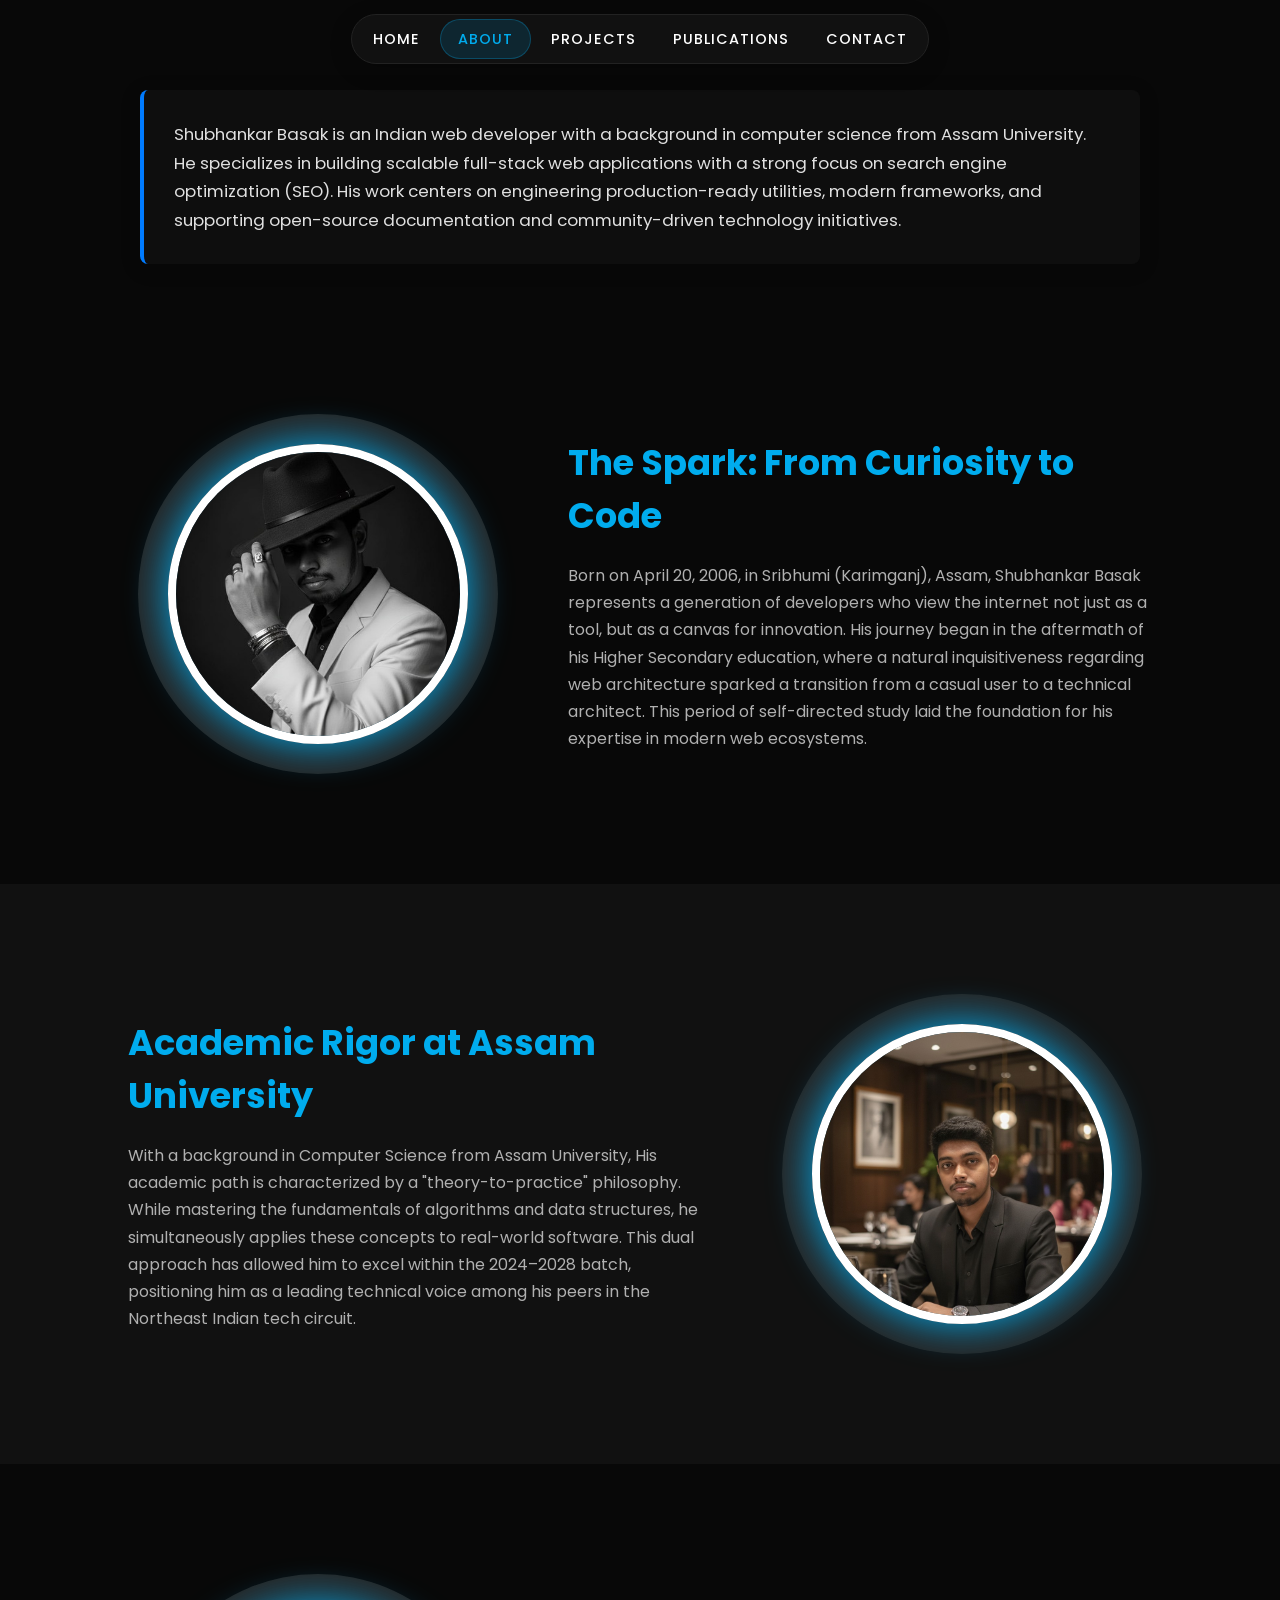
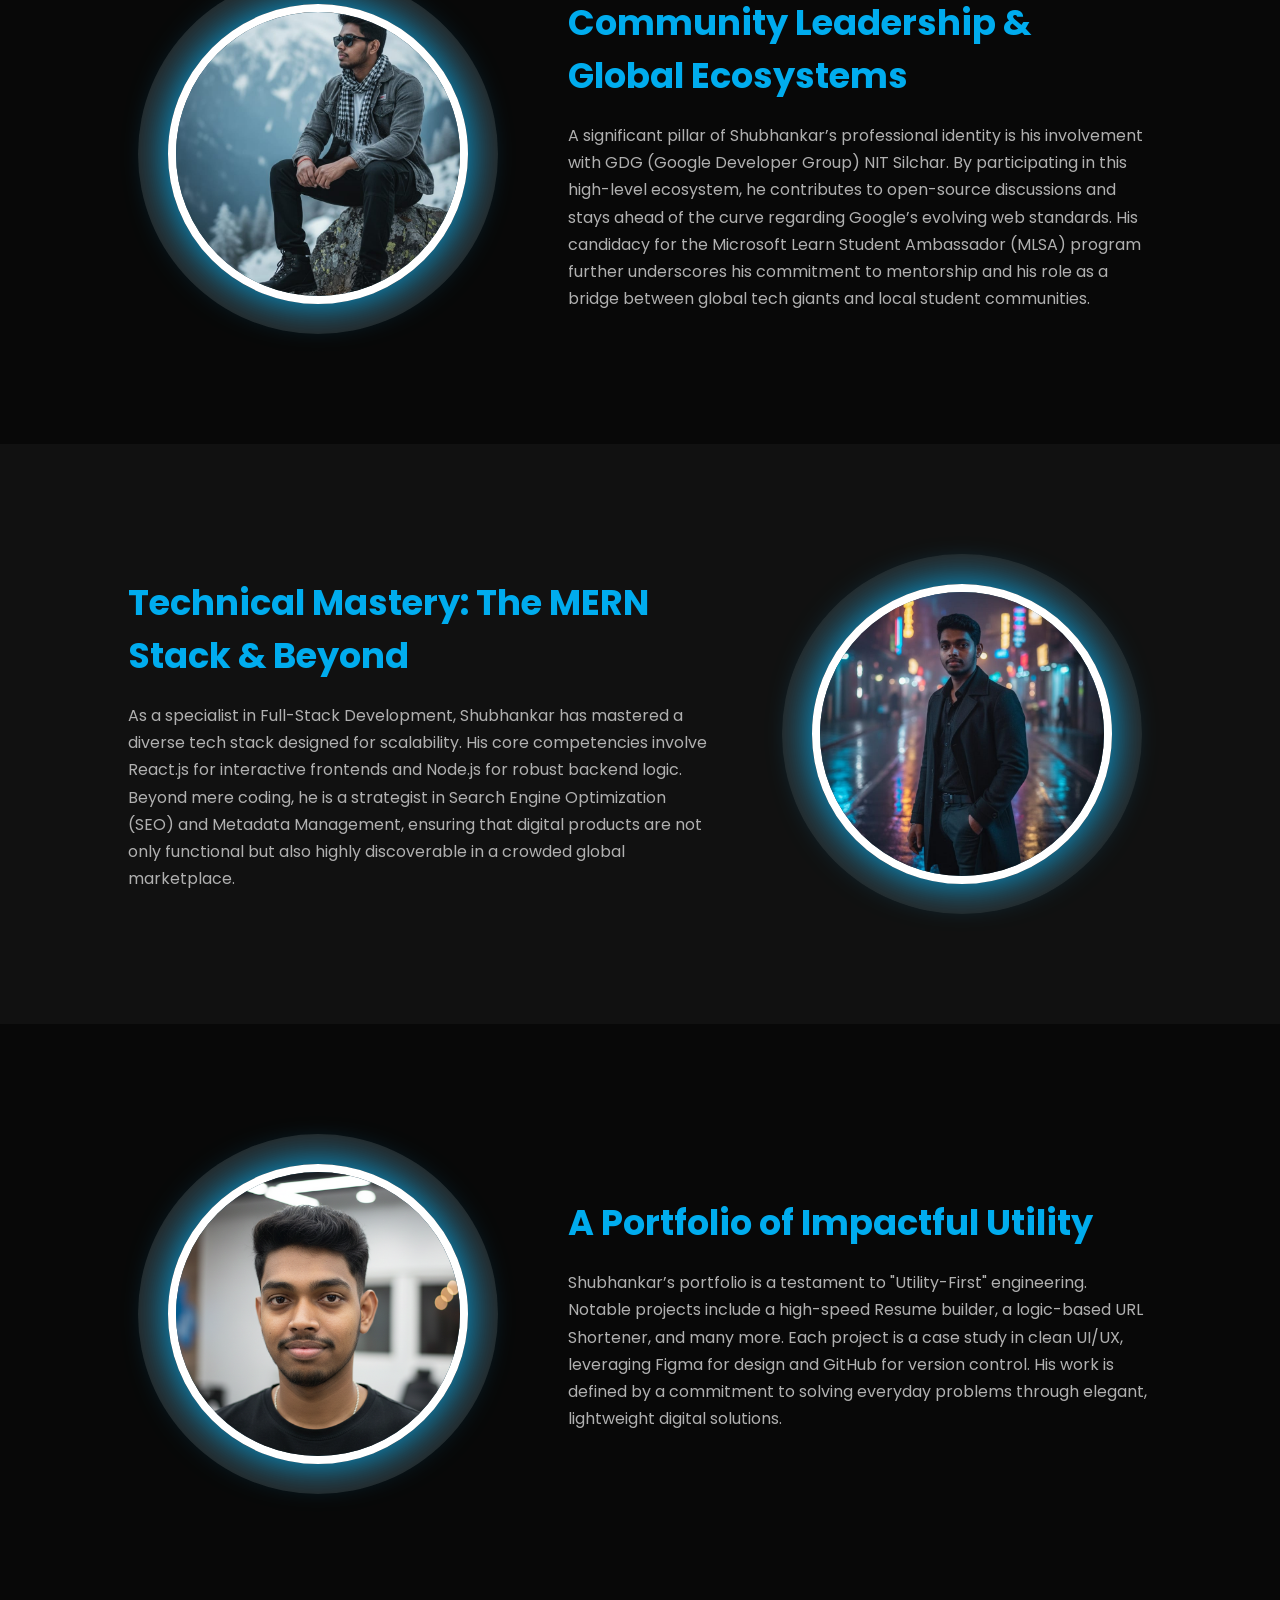
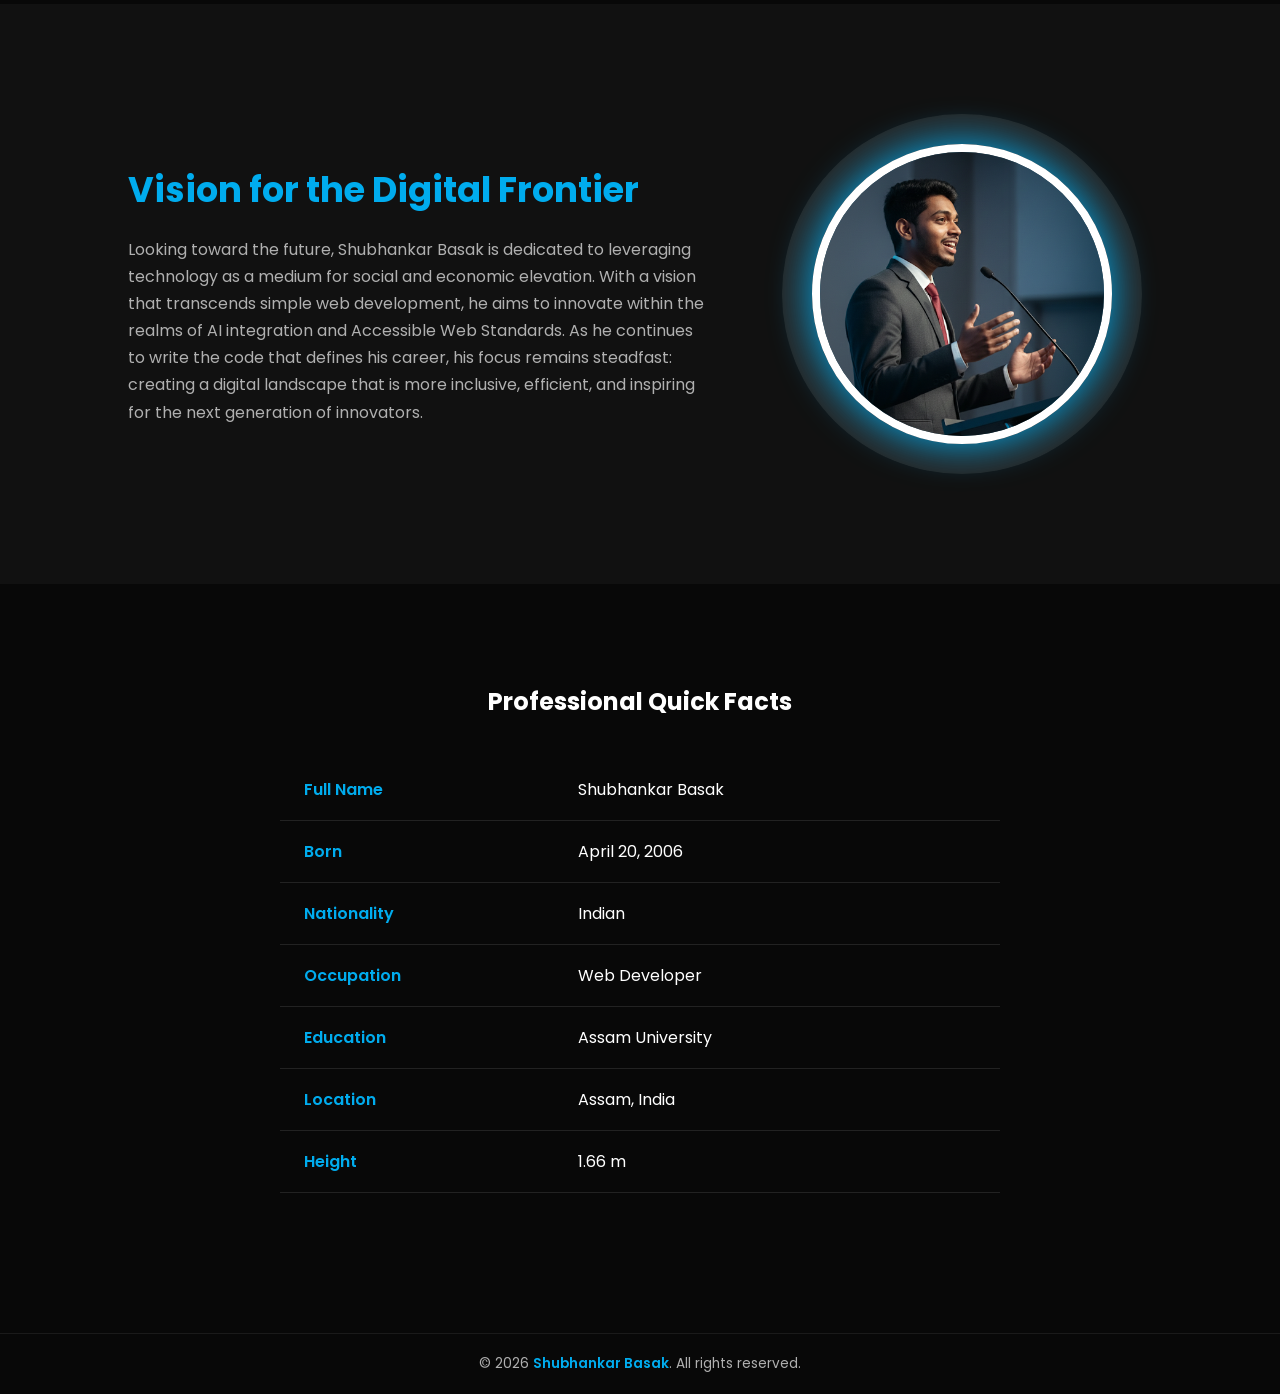
<file: about/index.html>
<!DOCTYPE html>
<html lang="en">
<head>
    <meta charset="UTF-8">
    <meta name="viewport" content="width=device-width, initial-scale=1.0">
    <title>About Shubhankar Basak | Web Developer from Assam</title>
    <meta name="description" content="Learn more about Shubhankar Basak, a web developer with a background in computer science from Assam University. Specializing in building scalable full-stack web applications, and SEO-friendly web solutions.">
    
    <link rel="canonical" href="https://shubhankar-basak.github.io/about/">

    <meta name="robots" content="index, follow">
    
    <link rel="icon" href="/favicon.png" type="image/png">
    <link rel="apple-touch-icon" href="/favicon.png">
    
    <meta property="og:title" content="About Shubhankar Basak - Web Developer from Assam">
    <meta property="og:description" content="Detailed profile of Shubhankar Basak: education at Assam University, projects, open-source work, and vision for inclusive tech in Northeast India.">
    <meta property="og:image" content="https://shubhankar-basak.github.io/Images/Shubhankar-Basak-as-Web-Developer.jpg">
    <meta property="og:url" content="https://shubhankar-basak.github.io/about/">
    <meta property="og:type" content="profile">
    <meta property="og:site_name" content="Shubhankar Basak Portfolio">

    <meta name="twitter:card" content="summary_large_image">
    <meta name="twitter:title" content="About Shubhankar Basak">
    <meta name="twitter:description" content="Web developer, CS student at Assam University, open-source contributor. Based in Assam.">
    <meta name="twitter:image" content="https://shubhankar-basak.github.io/Images/Shubhankar-Basak-as-Web-Developer.jpg">

    <link rel="preconnect" href="https://fonts.googleapis.com">
    <link rel="preconnect" href="https://fonts.gstatic.com" crossorigin>
    <link href="https://fonts.googleapis.com/css2?family=Poppins:wght@300;400;500;600;700&display=swap" rel="stylesheet">

    <link rel="stylesheet" href="https://cdnjs.cloudflare.com/ajax/libs/font-awesome/6.5.1/css/all.min.css">

    <link rel="stylesheet" href="about-style.css">
</head>
<body>

    <div class="bg-accent"></div>

    <!-- =========================================================
         HEADER
         SAME STRUCTURE AS PROJECTS PAGE
    ========================================================== -->

    <nav>

        <ul class="nav-links">

            <li><a href="../">Home</a></li>
            <li><a href="/about/" class="active">About</a></li>
            <li><a href="/projects/">Projects</a></li>
            <li><a href="/publications/">Publications</a></li>
            <li><a href="/contact/">Contact</a></li>

            <div class="mobile-social">

                <a href="https://github.com/Shubhankar-Basak" target="_blank">
                    <i class="fab fa-github"></i>
                </a>

                <a href="https://www.linkedin.com/in/shubhankar-basak" target="_blank">
                    <i class="fab fa-linkedin"></i>
                </a>

                <a href="https://x.com/shubhankrbasak" target="_blank">
                    <i class="fab fa-x-twitter"></i>
                </a>

            </div>

        </ul>

        <div
            class="menu-toggle"
            id="mobile-menu"
            aria-label="Open menu"
            role="button"
            tabindex="0"
        >
            <span class="bar"></span>
            <span class="bar"></span>
        </div>

    </nav>

    <!-- About Section -->
    <section id="about" style="padding-top: 50px;">
        
        <!-- VISIBLE OVERVIEW BOX DESIGNED FOR CRAWLERS AND READERS -->
        <div class="profile-overview-card">
            <p>Shubhankar Basak is an Indian web developer with a background in computer science from Assam University. He specializes in building scalable full-stack web applications with a strong focus on search engine optimization (SEO). His work centers on engineering production-ready utilities, modern frameworks, and supporting open-source documentation and community-driven technology initiatives.</p>
        </div>
        
        <!-- About - 6 sections + facts (same as before) -->
        <div class="about-row">
            <div class="profile-container">
                <div class="shape-bg"></div>
                <div class="image-ring">
                    <img src="../Images/Shubhankar-Basak-at-university.jpg" alt="Shubhankar Basak at University">
                </div>
            </div>
            <div class="text-box">
                <h2>The Spark: From Curiosity to Code</h2>
                <p>Born on April 20, 2006, in Sribhumi (Karimganj), Assam, Shubhankar Basak represents a generation of developers who view the internet not just as a tool, but as a canvas for innovation. His journey began in the aftermath of his Higher Secondary education, where a natural inquisitiveness regarding web architecture sparked a transition from a casual user to a technical architect. This period of self-directed study laid the foundation for his expertise in modern web ecosystems.</p>
            </div>
        </div>

        <div class="about-row reverse">
            <div class="profile-container">
                <div class="shape-bg"></div>
                <div class="image-ring">
                    <img src="../Images/Shubhankar-Basak-as-Web-Developer.jpg" alt="Shubhankar Basak as an Web Developer">
                </div>
            </div>
            <div class="text-box">
                <h2>Academic Rigor at Assam University</h2>
                <p>With a background in Computer Science from Assam University, His academic path is characterized by a "theory-to-practice" philosophy. While mastering the fundamentals of algorithms and data structures, he simultaneously applies these concepts to real-world software. This dual approach has allowed him to excel within the 2024–2028 batch, positioning him as a leading technical voice among his peers in the Northeast Indian tech circuit.</p>
            </div>
        </div>

        <div class="about-row">
            <div class="profile-container">
                <div class="shape-bg"></div>
                <div class="image-ring">
                    <img src="../Images/Shubhankar-Basak-at-snow.jpeg" alt="Shubhankar Basak at snow Mountain">
                </div>
            </div>
            <div class="text-box">
                <h2>Community Leadership & Global Ecosystems</h2>
                <p>A significant pillar of Shubhankar’s professional identity is his involvement with GDG (Google Developer Group) NIT Silchar. By participating in this high-level ecosystem, he contributes to open-source discussions and stays ahead of the curve regarding Google’s evolving web standards. His candidacy for the Microsoft Learn Student Ambassador (MLSA) program further underscores his commitment to mentorship and his role as a bridge between global tech giants and local student communities.</p>
            </div>
        </div>

        <div class="about-row reverse">
            <div class="profile-container">
                <div class="shape-bg"></div>
                <div class="image-ring">
                    <img src="../Images/Shubhankar-Basak-in-portrait.jpeg" alt="Shubhankar Basak Tech Portrait">
                </div>
            </div>
            <div class="text-box">
                <h2>Technical Mastery: The MERN Stack & Beyond</h2>
                <p>As a specialist in Full-Stack Development, Shubhankar has mastered a diverse tech stack designed for scalability. His core competencies involve React.js for interactive frontends and Node.js for robust backend logic. Beyond mere coding, he is a strategist in Search Engine Optimization (SEO) and Metadata Management, ensuring that digital products are not only functional but also highly discoverable in a crowded global marketplace.</p>
            </div>
        </div>

        <div class="about-row">
            <div class="profile-container">
                <div class="shape-bg"></div>
                <div class="image-ring">
                    <img src="../Images/Shubhankar-Basak-at-public.png" alt="Shubhankar Basak at public">
                </div>
            </div>
            <div class="text-box">
                <h2>A Portfolio of Impactful Utility</h2>
                <p>Shubhankar’s portfolio is a testament to "Utility-First" engineering. Notable projects include a high-speed Resume builder, a logic-based URL Shortener, and many more. Each project is a case study in clean UI/UX, leveraging Figma for design and GitHub for version control. His work is defined by a commitment to solving everyday problems through elegant, lightweight digital solutions.</p>
            </div>
        </div>

        <div class="about-row reverse">
            <div class="profile-container">
                <div class="shape-bg"></div>
                <div class="image-ring">
                    <img src="../Images/Shubhankar-Basak-on-stage.png" alt="Shubhankar Basak on stage">
                </div>
            </div>
            <div class="text-box">
                <h2>Vision for the Digital Frontier</h2>
                <p>Looking toward the future, Shubhankar Basak is dedicated to leveraging technology as a medium for social and economic elevation. With a vision that transcends simple web development, he aims to innovate within the realms of AI integration and Accessible Web Standards. As he continues to write the code that defines his career, his focus remains steadfast: creating a digital landscape that is more inclusive, efficient, and inspiring for the next generation of innovators.</p>
            </div>
        </div>

        <div class="facts-section">
            <h2>Professional Quick Facts</h2>
            <table class="bio-table">
                <tr><td>Full Name</td><td>Shubhankar Basak</td></tr>
                <tr><td>Born</td><td>April 20, 2006</td></tr>
                <tr><td>Nationality</td><td>Indian</td></tr>
                <tr><td>Occupation</td><td>Web Developer</td></tr>
                <tr><td>Education</td><td>Assam University</td></tr>
                <tr><td>Location</td><td>Assam, India</td></tr>
                <tr><td>Height</td><td>1.66 m</td></tr>
            </table>
        </div>
    </section>

    <footer style="padding: 20px 10%; border-top: 1px solid #1a1a1a; text-align: center;">
        <div style="display: flex; justify-content: center; align-items: center;">
            <div style="color: var(--text-gray); font-size: 0.85rem;">
                <p>&copy; 2026 <a href="https://shubhankar-basak.github.io/" style="color: var(--primary-blue); font-weight: 600; text-decoration: none;">Shubhankar Basak</a>. All rights reserved.</p>
            </div>
        </div>
    </footer>

    <script src="about-script.js"></script>
</body>
</html>
</file>
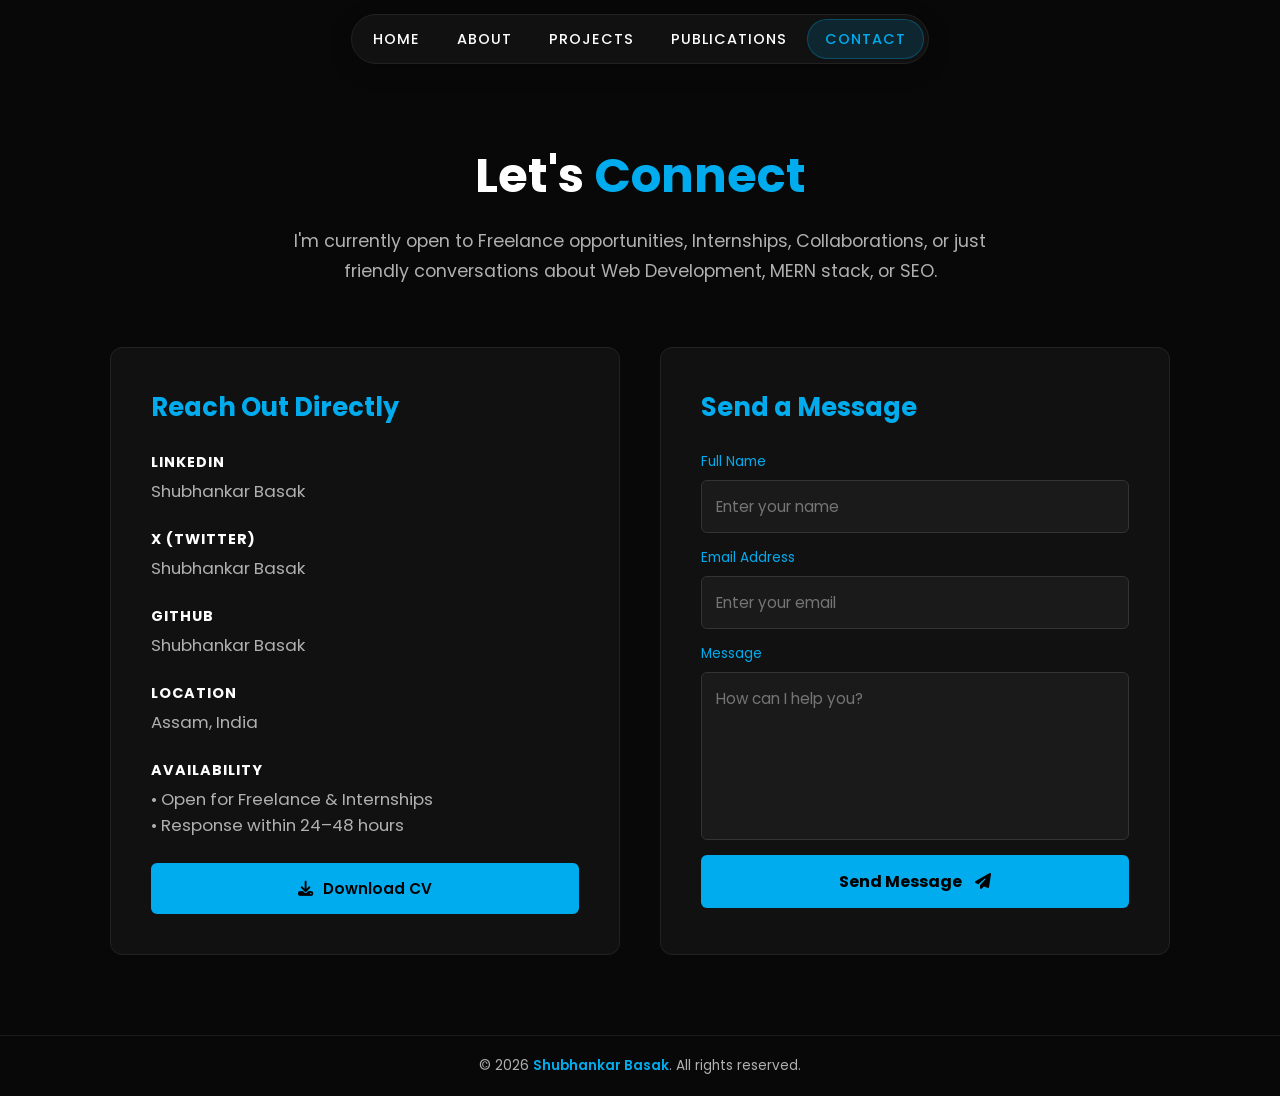
<file: contact/index.html>
<!DOCTYPE html>
<html lang="en">

<head>
    <meta charset="UTF-8">
    <meta name="viewport" content="width=device-width, initial-scale=1.0">
    <title>Contact Shubhankar Basak | Web Developer </title>
    <meta name="description" content="Contact Shubhankar Basak for web development projects, professional enquiries, collaborations and questions about his books and publications.">
    <link rel="canonical" href="https://shubhankar-basak.github.io/contact/">

    <meta name="robots" content="index, follow">

    <link rel="icon" href="/favicon.png" type="image/png">
    <link rel="apple-touch-icon" href="/favicon.png">

    <meta property="og:title" content="Contact Shubhankar Basak - Web Developer from Assam">
    <meta property="og:description" content="Contact Shubhankar Basak for web development projects, professional enquiries, collaborations and questions about his books and publications.">
    <meta property="og:image" content="https://shubhankar-basak.github.io/Images/Shubhankar-Basak-as-Web-Developer.jpg">
    <meta property="og:url" content="https://shubhankar-basak.github.io/contact/">
    <meta property="og:type" content="profile">
    <meta property="og:site_name" content="Shubhankar Basak Portfolio">

    <meta name="twitter:card" content="summary_large_image">
    <meta name="twitter:title" content="Contact Shubhankar Basak">
    <meta name="twitter:description" content="Contact Shubhankar Basak for web development projects, professional enquiries, collaborations and questions about his books and publications.">
    <meta name="twitter:image" content="https://shubhankar-basak.github.io/Images/Shubhankar-Basak-as-Web-Developer.jpg">

    <link href="https://fonts.googleapis.com/css2?family=Poppins:wght@300;400;500;600;700&display=swap" rel="stylesheet">
    <link rel="stylesheet" href="https://cdnjs.cloudflare.com/ajax/libs/font-awesome/6.5.1/css/all.min.css">

    <link rel="stylesheet" href="contact-style.css">

</head>

<body>

    <div class="bg-accent"></div>

    <nav>
        <ul class="nav-links">
            <li><a href="/">Home</a></li>
            <li><a href="/about/">About</a></li>
            <li><a href="/projects/">Projects</a></li>
            <li><a href="/publications/">Publications</a></li>
            <li><a href="/contact/" class="active">Contact</a></li>
            <div class="mobile-social">
                <a href="https://github.com/Shubhankar-Basak" target="_blank" rel="noopener noreferrer" aria-label="GitHub"><i class="fab fa-github"></i></a>
                <a href="https://www.linkedin.com/in/shubhankar-basak" target="_blank" rel="noopener noreferrer" aria-label="LinkedIn"><i class="fab fa-linkedin"></i></a>
                <a href="https://x.com/shubhankrbasak" target="_blank" rel="noopener noreferrer" aria-label="X"><i class="fab fa-x-twitter"></i></a>
            </div>
        </ul>

        <div class="menu-toggle" id="mobile-menu" aria-label="Open menu" role="button" tabindex="0">
            <span class="bar"></span>
            <span class="bar"></span>
        </div>
    </nav>

    <main class="container">
        <section class="contact-hero">
            <h1>Let's <span>Connect</span></h1>
            <p>I'm currently open to Freelance opportunities, Internships, Collaborations, or just friendly conversations about Web Development, MERN stack, or SEO.</p>
        </section>

        <div class="contact-grid">
            <div class="contact-info">
                <h2>Reach Out Directly</h2>
                <div class="info-item">
                    <strong>LinkedIn</strong>
                    <a href="https://www.linkedin.com/in/shubhankar-basak" target="_blank">Shubhankar Basak</a>
                </div>
                <div class="info-item">
                    <strong>X (Twitter)</strong>
                    <a href="https://x.com/shubhankrbasak" target="_blank">Shubhankar Basak</a>
                </div>
                <div class="info-item">
                    <strong>Github</strong>
                    <a href="https://github.com/Shubhankar-Basak" target="_blank">Shubhankar Basak</a>
                </div>
                <div class="info-item">
                    <strong>Location</strong>
                    <span>Assam, India</span>
                </div>
                <div class="info-item">
                    <strong>Availability</strong>
                    <span>• Open for Freelance & Internships <br>• Response within 24–48 hours</span>
                </div>
                <div class="cv-container">
                    <a href="path-to-your-cv.pdf" download class="cv-btn">
                        <i class="fas fa-download"></i> Download CV
                    </a>
                </div>
            </div>

            <div class="contact-form-card">
                <h2>Send a Message</h2>
                <form id="contact-form" action="https://usebasin.com/f/57d645b6d6a1" method="POST">
                    <div class="form-group">
                        <label>Full Name</label>
                        <input type="text" name="name" placeholder="Enter your name" required>
                    </div>
                    <div class="form-group">
                        <label>Email Address</label>
                        <input type="email" name="email" placeholder="Enter your email" required>
                    </div>
                    <div class="form-group">
                        <label>Message</label>
                        <textarea name="message" rows="6" placeholder="How can I help you?" required></textarea>
                    </div>
                    <button type="submit" id="submit-btn" class="btn">
                        Send Message <i class="fas fa-paper-plane" style="margin-left: 10px;"></i>
                    </button>
                    <p id="form-status" style="display: none;"></p>
                </form>
            </div>
        </div>
    </main>

    <footer style="padding: 20px 10%; border-top: 1px solid #1a1a1a; text-align: center;">
        <div style="display: flex; justify-content: center; align-items: center;">
            <div style="color: var(--text-gray); font-size: 0.85rem;">
                <p>&copy; 2026 <a href="https://shubhankar-basak.github.io/" style="color: var(--primary-blue); font-weight: 600; text-decoration: none;">Shubhankar Basak</a>. All rights reserved.</p>
            </div>
        </div>

    </footer>

    <script src="contact-script.js"></script>

</body>
</html>
</file>
<file: about/about-style.css>
:root {
            --bg-color: #080808;
            --primary-blue: #00acee;
            --text-white: #ffffff;
            --text-gray: #b0b0b0;
            --secondary-bg: #111111;
        }

        * {
            margin: 0;
            padding: 0;
            box-sizing: border-box;
            font-family: 'Poppins', sans-serif;
            scroll-behavior: smooth;
        }

        html {
            scroll-padding-top: 90px;
        }

        body {
            background: var(--bg-color);
            color: var(--text-white);
            overflow-x: hidden;
        }

        .bg-accent {
            position: fixed;
            bottom: 0;
            right: 0;
            width: 50%;
            height: 80%;
        }

        /* =========================================================
           NAVIGATION
           SAME MASTER HEADER AS PROJECTS PAGE
        ========================================================== */

        nav {
            position: fixed;
            top: 0;
            left: 0;
            width: 100%;
            background: rgba(8, 8, 8, 0.85);
            backdrop-filter: blur(10px);
            -webkit-backdrop-filter: blur(10px);
            z-index: 1000;
            padding: 20px 5%;
            display: flex;
            justify-content: center;
            align-items: center;
        }

        .nav-links {
            display: flex;
            gap: 28px;
            list-style: none;
        }

        .nav-links a {
            color: var(--text-white);
            text-decoration: none;
            font-size: 0.9rem;
            text-transform: uppercase;
            letter-spacing: 1px;
            transition: 0.3s;
            border-bottom: 2px solid transparent;
        }

        .nav-links a:hover,
        .nav-links a.active {
            color: var(--primary-blue);
            border-bottom: 2px solid var(--primary-blue);
            padding-bottom: 4px;
        }

        /* =========================================================
           HAMBURGER
           SAME MASTER HAMBURGER AS PROJECTS PAGE
        ========================================================== */

        .menu-toggle {
            display: none;
            flex-direction: column;
            align-items: flex-end;
            justify-content: center;
            cursor: pointer;
            gap: 5px;
            z-index: 1005;
            width: 44px;
            height: 44px;
            padding: 0;
            border-radius: 50%;
            background:
                linear-gradient(
                    135deg,
                    rgba(255, 255, 255, 0.10),
                    rgba(255, 255, 255, 0.025)
                );
            backdrop-filter: blur(14px) saturate(160%);
            -webkit-backdrop-filter: blur(14px) saturate(160%);
            border: 1px solid rgba(255, 255, 255, 0.18);
            box-shadow:
                0 4px 20px rgba(0, 0, 0, 0.35),
                inset 0 1px 1px rgba(255, 255, 255, 0.16),
                inset 0 -2px 8px rgba(0, 172, 238, 0.08);
            transition:
                all 0.3s cubic-bezier(0.4, 0, 0.2, 1);
        }

        .bar {
            width: 22px;
            height: 3px;
            background-color: var(--text-white);
            transition: 0.4s cubic-bezier(0.4, 0, 0.2, 1);
            border-radius: 999px;
            transform-origin: center;
        }

        .bar:nth-child(2) {
            width: 15px;
            transform: translateX(3px);
        }

        /* =========================================================
           MOBILE NAVIGATION
           SAME MASTER MOBILE HEADER AS PROJECTS PAGE
        ========================================================== */

        @media (max-width: 768px) {

            nav {
                background: transparent !important;
                backdrop-filter: none !important;
                -webkit-backdrop-filter: none !important;
                border: none !important;
                justify-content: flex-end;
                padding: 12px 16px;
                pointer-events: none;
            }

            .menu-toggle {
                display: flex;
                pointer-events: auto;
                margin-left: auto !important;
                position: relative;
                width: 38px;
                height: 38px;
                padding: 0;
                align-items: center;
                justify-content: center;
                gap: 5px;
            }

            .menu-toggle:active {
                transform: scale(0.92);
            }

            .menu-toggle:hover {
                border-color: rgba(255, 255, 255, 0.28);
                box-shadow:
                    0 5px 24px rgba(0, 0, 0, 0.4),
                    inset 0 1px 1px rgba(255, 255, 255, 0.2),
                    inset 0 -2px 10px rgba(0, 172, 238, 0.12);
            }

            .nav-links {
                position: fixed;
                top: 62px;
                right: 16px;
                height: auto;
                width: min(280px, calc(100vw - 32px));
                max-height: calc(100vh - 92px);
                overflow-y: auto;

                background:
                    linear-gradient(
                        135deg,
                        rgba(25, 25, 25, 0.94),
                        rgba(10, 10, 10, 0.88)
                    );

                backdrop-filter: blur(22px) saturate(150%);
                -webkit-backdrop-filter: blur(22px) saturate(150%);

                border: 1px solid rgba(255, 255, 255, 0.12);
                border-radius: 20px;

                box-shadow:
                    0 18px 50px rgba(0, 0, 0, 0.55),
                    inset 0 1px 1px rgba(255, 255, 255, 0.10);

                display: flex !important;
                flex-direction: column !important;
                align-items: stretch;
                justify-content: flex-start;
                gap: 0;

                transition:
                    opacity 0.25s ease,
                    transform 0.25s ease,
                    visibility 0.25s ease;

                transform: translateY(-10px) scale(0.97);
                opacity: 0;
                visibility: hidden;
                z-index: 1000;
                padding: 8px;
                pointer-events: none !important;
            }

            .nav-links.active {
                right: 16px;
                transform: translateY(0) scale(1);
                opacity: 1;
                visibility: visible;
                pointer-events: auto !important;
            }

            .nav-links li {
                width: 100%;
                list-style: none;
                margin: 0;
                padding: 0;
            }

            /* Divider between navigation items */
            .nav-links li:not(:last-of-type) {
                border-bottom: 1px solid rgba(255, 255, 255, 0.08);
            }

            .nav-links a {
                display: flex;
                align-items: center;
                justify-content: flex-start;
                width: 100%;
                min-height: 48px;
                padding: 0 16px;

                font-family: 'Poppins', sans-serif;
                font-size: 0.95rem;
                font-weight: 500;
                line-height: 1;
                color: var(--text-white);

                border: none !important;
                border-radius: 12px;
                letter-spacing: 0.5px;
                text-transform: uppercase;
                text-decoration: none;

                pointer-events: auto !important;

                transition:
                    background 0.25s ease,
                    color 0.25s ease;
            }

            .nav-links a:hover {
                color: var(--text-white) !important;
                text-decoration: none;
                background: transparent;
            }

            .nav-links a.active {
                color: var(--primary-blue) !important;
                background: transparent;
                border: none !important;
                padding-bottom: 0 !important;
            }

            /* Animated X */
            .menu-toggle.active .bar:nth-child(1) {
                width: 22px;
                transform: translateY(4px) rotate(45deg);
            }

            .menu-toggle.active .bar:nth-child(2) {
                width: 22px;
                transform: translateY(-4px) rotate(-45deg);
            }

            /* Mobile Social */
            .mobile-social {
                display: flex;
                justify-content: center;
                margin: 2px 0 2px;
                padding-top: 6px;
                gap: 16px;
                pointer-events: auto !important;
                border-top: 1px solid rgba(255, 255, 255, 0.08);
            }

            .mobile-social a {
                font-size: 1.35rem;
                color: var(--text-gray);
                transition: color 0.3s;
                pointer-events: auto !important;
            }

            .mobile-social a:hover {
                color: var(--text-gray);
                transform: none;
            }
        }

        /* =========================================================
           DESKTOP NAVIGATION
           EXACT PROJECTS PAGE VALUES
        ========================================================== */

        @media (min-width: 769px) {

            nav {
                background: transparent;
                backdrop-filter: none;
                -webkit-backdrop-filter: none;
                padding: 14px 5%;
            }

            .nav-links {
                gap: 3px;
                padding: 4px;
                margin: 0 auto;
                width: fit-content;
                max-width: 100%;

                background: var(--secondary-bg);
                border: 1px solid #222;
                border-radius: 999px;

                box-shadow: 0 6px 22px rgba(0, 0, 0, 0.22);

                align-items: center;
            }

            .nav-links li {
                list-style: none;
                margin: 0;
                padding: 0;
            }

            .nav-links a {
                display: flex;
                align-items: center;
                justify-content: center;

                min-height: 40px;
                padding: 0 17px;

                border: 0;
                border-radius: 999px;

                color: var(--text-white);

                font-family: 'Poppins', sans-serif;
                font-size: 0.9rem;
                font-weight: 500;
                line-height: 1;
                letter-spacing: 1px;

                text-transform: uppercase;
                white-space: nowrap;
                text-decoration: none;

                transition:
                    background 0.25s ease,
                    color 0.25s ease;
            }

            .nav-links a:hover {
                color: var(--primary-blue);
                border: 0;
                padding-bottom: 0;
                background: rgba(0, 172, 238, 0.06);
            }

            .nav-links a.active {
                color: var(--primary-blue);
                background: rgba(0, 172, 238, 0.14);
                border: 1px solid rgba(0, 172, 238, 0.28);
                padding-bottom: 0;
                box-shadow: none;
            }

            .nav-links a.active:hover {
                color: var(--primary-blue);
                background: rgba(0, 172, 238, 0.18);
            }
        }

        /* =========================================================
           HIDE MOBILE SOCIAL ON DESKTOP
        ========================================================== */

        @media (min-width: 769px) {
            .mobile-social {
                display: none;
            }
        }

        /* ── OTHER STYLES (unchanged from previous) ── */

        section#home {
            min-height: 100vh;
            padding: 140px 10% 80px 12%;
            display: flex;
            align-items: center;
            justify-content: space-between;
        }

        .hero-text {
            max-width: 620px;
        }

        .hero-text h3 {
            font-size: 26px;
            font-weight: 700;
        }

        .hero-text h3 span,
        .hero-text h1 span {
            color: var(--primary-blue);
        }

        .hero-text h1 {
            font-size: 52px;
            font-weight: 700;
            margin: -4px 0 12px;
        }

        .hero-text p {
            color: var(--text-gray);
            line-height: 1.7;
            margin-bottom: 35px;
            font-size: 1rem;
        }

        .btn-group {
            display: flex;
            gap: 24px;
        }

        .btn {
            padding: 13px 32px;
            border-radius: 6px;
            text-decoration: none;
            font-weight: 600;
            transition: 0.3s;
            font-size: 0.95rem;
        }

        .btn-fill {
            background: var(--primary-blue);
            color: #000;
            border: 1px solid var(--primary-blue);
        }

        .btn-outline {
            background: transparent;
            color: var(--primary-blue);
            border: 1px solid var(--primary-blue);
        }

        .btn:hover {
            transform: translateY(-3px);
            box-shadow: 0 6px 18px rgba(0,172,238,0.35);
        }

        .profile-container {
            position: relative;
            width: 380px;
            height: 380px;
            display: flex;
            justify-content: center;
            align-items: center;
        }

        .image-ring {
            width: 300px;
            height: 300px;
            border-radius: 50%;
            border: 8px solid white;
            overflow: hidden;
            z-index: 2;
            box-shadow:
                0 0 40px var(--primary-blue),
                inset 0 0 40px var(--primary-blue);
        }

        .image-ring img {
            width: 100%;
            height: 100%;
            object-fit: cover;
        }

        .shape-bg {
            position: absolute;
            width: 360px;
            height: 360px;
            background: #252525;
            border-radius: 50%;
            z-index: 1;
        }

        .about-row {
            display: flex;
            align-items: center;
            gap: 60px;
            padding: 100px 10%;
            min-height: auto;
        }

        .about-row.reverse {
            flex-direction: row-reverse;
            background: var(--secondary-bg);
        }

        .text-box {
            flex: 1;
        }

        .text-box h2 {
            font-size: 2.2rem;
            color: var(--primary-blue);
            margin-bottom: 20px;
        }

        .text-box p {
            color: var(--text-gray);
            font-size: 1rem;
            line-height: 1.7;
        }

        .facts-section {
            padding: 100px 10%;
            text-align: center;
        }

        .bio-table {
            margin: 40px auto;
            border-collapse: collapse;
            width: 100%;
            max-width: 720px;
        }

        .bio-table td {
            padding: 18px 24px;
            border-bottom: 1px solid #222;
            text-align: left;
        }

        .bio-table td:first-child {
            font-weight: 600;
            color: var(--primary-blue);
            width: 38%;
        }

        footer {
            padding: 50px 10%;
            border-top: 1px solid #1a1a1a;
            text-align: center;
            color: var(--text-gray);
        }

        @media (max-width: 992px) {
            section#home,
            .about-row,
            .about-row.reverse {
                flex-direction: column;
                text-align: center;
                padding: 100px 6% 60px;
            }

            .profile-container {
                margin: 0 auto 50px;
            }

            .btn-group {
                justify-content: center;
            }
        }

        ::-webkit-scrollbar {
            width: 8px;
        }

        ::-webkit-scrollbar-track {
            background: #080808;
        }

        ::-webkit-scrollbar-thumb {
            background: var(--primary-blue);
            border-radius: 10px;
        }

        ::selection {
            background: var(--primary-blue);
            color: #000;
        }

        .profile-overview-card {
            max-width: 1000px;
            margin: 40px auto;
            padding: 30px;
            background: rgba(26, 26, 26, 0.4);
            border-left: 4px solid #007bff;
            border-radius: 8px;
            box-shadow: 0 4px 20px rgba(0,0,0,0.2);
            backdrop-filter: blur(5px);
        }

        .profile-overview-card h1 {
            font-size: 1.8rem;
            margin-bottom: 15px;
            font-weight: 700;
        }

        .profile-overview-card p {
            font-size: 1.05rem;
            line-height: 1.7;
            color: #e0e0e0;
            margin: 0;
        }
</file>
<file: contact/contact-style.css>
:root {
            --bg-color: #080808;
            --primary-blue: #00acee;
            --text-white: #ffffff;
            --text-gray: #b0b0b0;
            --secondary-bg: #111111;
            --border-color: #222;
            --error-red: #ff4d4d;
            /* Added missing variable */
        }

        * {
            margin: 0;
            padding: 0;
            box-sizing: border-box;
            font-family: 'Poppins', sans-serif;
            scroll-behavior: smooth;
        }

        body {
            background: var(--bg-color);
            color: var(--text-white);
            overflow-x: hidden;
        }

        /* ── NAVIGATION ── */
        nav {
            position: fixed;
            top: 0;
            left: 0;
            width: 100%;
            background: rgba(8, 8, 8, 0.85);
            backdrop-filter: blur(10px);
            -webkit-backdrop-filter: blur(10px);
            z-index: 1000;
            padding: 20px 5%;
            display: flex;
            justify-content: center;
            align-items: center;
        }

        .nav-links {
            display: flex;
            gap: 28px;
            list-style: none;
        }

        .nav-links a {
            color: var(--text-white);
            text-decoration: none;
            font-size: 0.9rem;
            text-transform: uppercase;
            letter-spacing: 1px;
            transition: 0.3s;
            border-bottom: 2px solid transparent;
        }

        .nav-links a:hover,
        .nav-links a.active {
            color: var(--primary-blue);
            border-bottom: 2px solid var(--primary-blue);
            padding-bottom: 4px;
        }

        /* Hamburger Styles */
        .menu-toggle {
            display: none;
            flex-direction: column;
            align-items: flex-end;
            justify-content: center;
            cursor: pointer;
            gap: 5px;
            z-index: 1005;
            width: 44px;
            height: 44px;
            padding: 0;
            border-radius: 50%;
            background:
                linear-gradient(135deg,
                    rgba(255, 255, 255, 0.10),
                    rgba(255, 255, 255, 0.025));
            backdrop-filter: blur(14px) saturate(160%);
            -webkit-backdrop-filter: blur(14px) saturate(160%);
            border: 1px solid rgba(255, 255, 255, 0.18);
            box-shadow:
                0 4px 20px rgba(0, 0, 0, 0.35),
                inset 0 1px 1px rgba(255, 255, 255, 0.16),
                inset 0 -2px 8px rgba(0, 172, 238, 0.08);
            transition:
                all 0.3s cubic-bezier(0.4, 0, 0.2, 1);
        }

        .bar {
            width: 22px;
            height: 3px;
            background-color: var(--text-white);
            transition: 0.4s cubic-bezier(0.4, 0, 0.2, 1);
            border-radius: 999px;
            transform-origin: center;
        }

        .bar:nth-child(2) {
            width: 15px;
            transform: translateX(3px);
        }

        /* Mobile Menu Media Query */
        @media (max-width: 768px) {
            nav {
                background: transparent !important;
                backdrop-filter: none !important;
                -webkit-backdrop-filter: none !important;
                border: none !important;
                justify-content: flex-end;
                padding: 12px 16px;
                pointer-events: none;
            }

            .menu-toggle {
                display: flex;
                pointer-events: auto;
                margin-left: auto !important;
                position: relative;
                width: 38px;
                height: 38px;
                padding: 0;
                align-items: center;
                justify-content: center;
                gap: 5px;
            }

            .menu-toggle:active {
                transform: scale(0.92);
            }

            .menu-toggle:hover {
                border-color: rgba(255, 255, 255, 0.28);
                box-shadow:
                    0 5px 24px rgba(0, 0, 0, 0.4),
                    inset 0 1px 1px rgba(255, 255, 255, 0.2),
                    inset 0 -2px 10px rgba(0, 172, 238, 0.12);
            }

            .nav-links {
                position: fixed;
                top: 62px;
                right: 16px;
                height: auto;
                width: min(280px, calc(100vw - 32px));
                max-height: calc(100vh - 92px);
                overflow-y: auto;
                background:
                    linear-gradient(135deg,
                        rgba(25, 25, 25, 0.94),
                        rgba(10, 10, 10, 0.88));
                backdrop-filter: blur(22px) saturate(150%);
                -webkit-backdrop-filter: blur(22px) saturate(150%);
                border: 1px solid rgba(255, 255, 255, 0.12);
                border-radius: 20px;
                box-shadow:
                    0 18px 50px rgba(0, 0, 0, 0.55),
                    inset 0 1px 1px rgba(255, 255, 255, 0.10);
                display: flex !important;
                flex-direction: column !important;
                align-items: stretch;
                justify-content: flex-start;
                gap: 0;
                transition:
                    opacity 0.25s ease,
                    transform 0.25s ease,
                    visibility 0.25s ease;
                transform: translateY(-10px) scale(0.97);
                opacity: 0;
                visibility: hidden;
                z-index: 1000;
                padding: 8px;
                pointer-events: none !important;
            }

            .nav-links.active {
                right: 16px;
                transform: translateY(0) scale(1);
                opacity: 1;
                visibility: visible;
                pointer-events: auto !important;
            }

            .nav-links li {
                width: 100%;
                list-style: none;
            }

            .nav-links li:not(:last-of-type) {
                border-bottom: 1px solid rgba(255, 255, 255, 0.08);
            }

            .nav-links a {
                display: flex;
                align-items: center;
                justify-content: flex-start;
                width: 100%;
                min-height: 48px;
                padding: 0 16px;
                font-family: 'Poppins', sans-serif;
                font-size: 0.95rem;
                font-weight: 500;
                line-height: 1;
                color: var(--text-white);
                border: none !important;
                border-radius: 12px;
                letter-spacing: 0.5px;
                text-transform: uppercase;
                text-decoration: none;
                pointer-events: auto !important;
                transition:
                    background 0.25s ease,
                    color 0.25s ease;
            }

            .nav-links a:hover {
                color: var(--text-white) !important;
                text-decoration: none;
                background: transparent;
            }

            .nav-links a.active {
                color: var(--primary-blue) !important;
                background: transparent;
                border: none !important;
                padding-bottom: 0 !important;
            }

            .menu-toggle.active .bar:nth-child(1) {
                width: 22px;
                transform: translateY(4px) rotate(45deg);
            }

            .menu-toggle.active .bar:nth-child(2) {
                width: 22px;
                transform: translateY(-4px) rotate(-45deg);
            }

            .mobile-social {
                display: flex;
                justify-content: center;
                margin: 2px 0 2px;
                padding-top: 6px;
                gap: 16px;
                pointer-events: auto !important;
                border-top: 1px solid rgba(255, 255, 255, 0.08);
            }

            .mobile-social a {
                font-size: 1.35rem;
                color: var(--text-gray);
                transition: color 0.3s;
                pointer-events: auto !important;
            }

            .mobile-social a:hover {
                color: var(--text-gray);
                transform: none;
            }
        }

        /* Desktop Navigation */
        @media (min-width: 769px) {
            nav {
                background: transparent;
                backdrop-filter: none;
                -webkit-backdrop-filter: none;
                padding: 14px 5%;
            }

            .nav-links {
                display: flex;
                gap: 3px;
                padding: 4px;
                margin: 0 auto;
                width: fit-content;
                max-width: 100%;
                background: var(--secondary-bg);
                border: 1px solid #222;
                border-radius: 999px;
                box-shadow: 0 6px 22px rgba(0, 0, 0, 0.22);
                align-items: center;
                list-style: none;
            }

            .nav-links li {
                list-style: none;
                margin: 0;
                padding: 0;
            }

            .nav-links a {
                display: flex;
                align-items: center;
                justify-content: center;
                min-height: 40px;
                padding: 0 17px;
                border: 0;
                border-radius: 999px;
                color: var(--text-white);
                font-family: 'Poppins', sans-serif;
                font-size: 0.9rem;
                font-weight: 500;
                line-height: 1;
                letter-spacing: 1px;
                text-transform: uppercase;
                text-decoration: none;
                white-space: nowrap;
                transition:
                    background 0.25s ease,
                    color 0.25s ease;
            }

            .nav-links a:hover {
                color: var(--primary-blue);
                border: 0;
                padding-bottom: 0;
                background: rgba(0, 172, 238, 0.06);
            }

            .nav-links a.active {
                color: var(--primary-blue);
                background: rgba(0, 172, 238, 0.14);
                border: 1px solid rgba(0, 172, 238, 0.28);
                padding-bottom: 0;
                box-shadow: none;
            }

            .nav-links a.active:hover {
                color: var(--primary-blue);
                background: rgba(0, 172, 238, 0.18);
            }

            .mobile-social {
                display: none;
            }
        }

        /* ── HERO & GRID ── */
        .container {
            max-width: 1100px;
            margin: 0 auto;
            padding: 0 20px;
        }

        .contact-hero {
            text-align: center;
            padding: 140px 0 60px;
        }

        .contact-hero h1 {
            font-size: 3rem;
            font-weight: 700;
            margin-bottom: 15px;
        }

        .contact-hero h1 span {
            color: var(--primary-blue);
        }

        .contact-hero p {
            color: var(--text-gray);
            font-size: 1.1rem;
            max-width: 700px;
            margin: 0 auto;
            line-height: 1.7;
        }

        .contact-grid {
            display: grid;
            grid-template-columns: 1fr 1fr;
            gap: 40px;
            margin-bottom: 80px;
        }

        .contact-info,
        .contact-form-card {
            background: var(--secondary-bg);
            padding: 40px;
            border-radius: 12px;
            border: 1px solid var(--border-color);
            transition: all 0.4s cubic-bezier(0.175, 0.885, 0.32, 1.275);
        }

        .contact-info:hover,
        .contact-form-card:hover {
            transform: translateY(-10px);
            border-color: var(--primary-blue);
            box-shadow: 0 10px 30px rgba(0, 172, 238, 0.15);
        }

        h2 {
            font-size: 1.6rem;
            color: var(--primary-blue);
            margin-bottom: 25px;
        }

        /* ── INFO ITEMS ── */
        .info-item {
            margin-bottom: 25px;
        }

        .info-item strong {
            display: block;
            color: var(--text-white);
            font-size: 0.9rem;
            text-transform: uppercase;
            letter-spacing: 1px;
            margin-bottom: 5px;
        }

        .info-item a,
        .info-item span {
            color: var(--text-gray);
            text-decoration: none;
            font-size: 1.05rem;
            transition: 0.3s;
        }

        .info-item a:hover {
            color: var(--primary-blue);
        }

        /* ── FORM ELEMENTS ── */
        .form-group {
            display: flex;
            flex-direction: column;
            gap: 8px;
            margin-bottom: 15px;
        }

        .form-group label {
            font-size: 0.85rem;
            color: var(--primary-blue);
        }

        form input,
        form textarea {
            padding: 14px;
            border: 1px solid #333;
            border-radius: 6px;
            background: #1a1a1a;
            color: var(--text-white);
            font-size: 0.95rem;
            width: 100%;
            outline: none;
            transition: 0.3s;
        }

        form input:focus,
        form textarea:focus {
            border-color: var(--primary-blue);
            box-shadow: 0 0 10px rgba(0, 172, 238, 0.1);
        }

        form textarea {
            resize: none;
        }

        .btn {
            background: var(--primary-blue);
            color: #000;
            border: none;
            padding: 14px 30px;
            font-size: 1rem;
            font-weight: 700;
            border-radius: 6px;
            cursor: pointer;
            transition: 0.3s;
            width: 100%;
        }

        .btn:hover {
            transform: translateY(-3px);
            box-shadow: 0 6px 18px rgba(0, 172, 238, 0.3);
        }

        .cv-btn {
            display: flex;
            align-items: center;
            justify-content: center;
            gap: 10px;
            background: var(--primary-blue);
            color: #000;
            border: 2px solid var(--primary-blue);
            padding: 12px;
            border-radius: 6px;
            text-decoration: none;
            font-weight: 600;
            font-size: 0.95rem;
            transition: 0.3s ease;
        }

        .cv-btn:hover {
            background: var(--primary-blue);
            color: #000;
            box-shadow: 0 0 15px rgba(0, 172, 238, 0.4);
        }

        /* ── STATUS MESSAGE ── */
        #form-status {
            text-align: center;
            font-size: 0.9rem;
            margin-top: 15px;
            min-height: 1.2em;
        }

        @media (max-width: 850px) {
            .contact-grid {
                grid-template-columns: 1fr;
            }

            .contact-hero h1 {
                font-size: 2.4rem;
            }
        }

        ::-webkit-scrollbar {
            width: 8px;
        }

        ::-webkit-scrollbar-track {
            background: #080808;
        }

        ::-webkit-scrollbar-thumb {
            background: var(--primary-blue);
            border-radius: 10px;
        }

        ::selection {
            background: var(--primary-blue);
            color: #000;
        }
</file>
